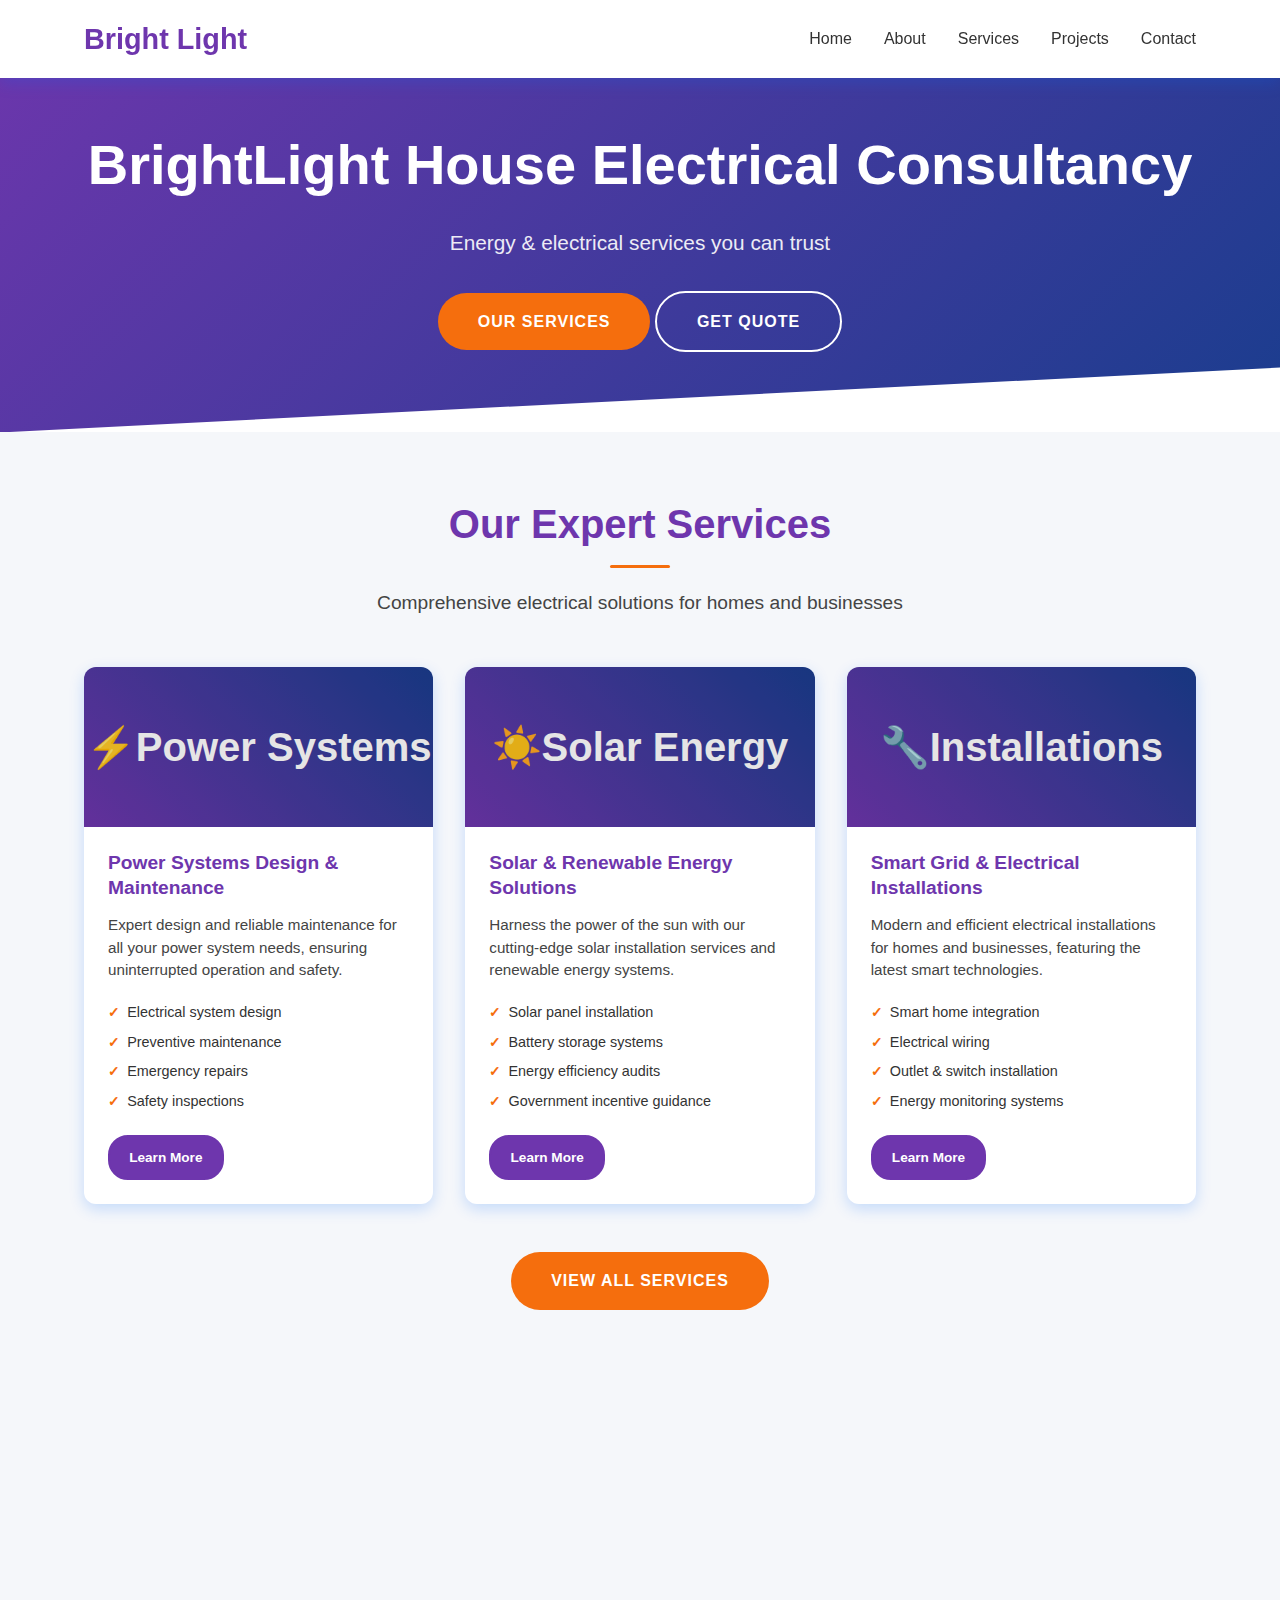
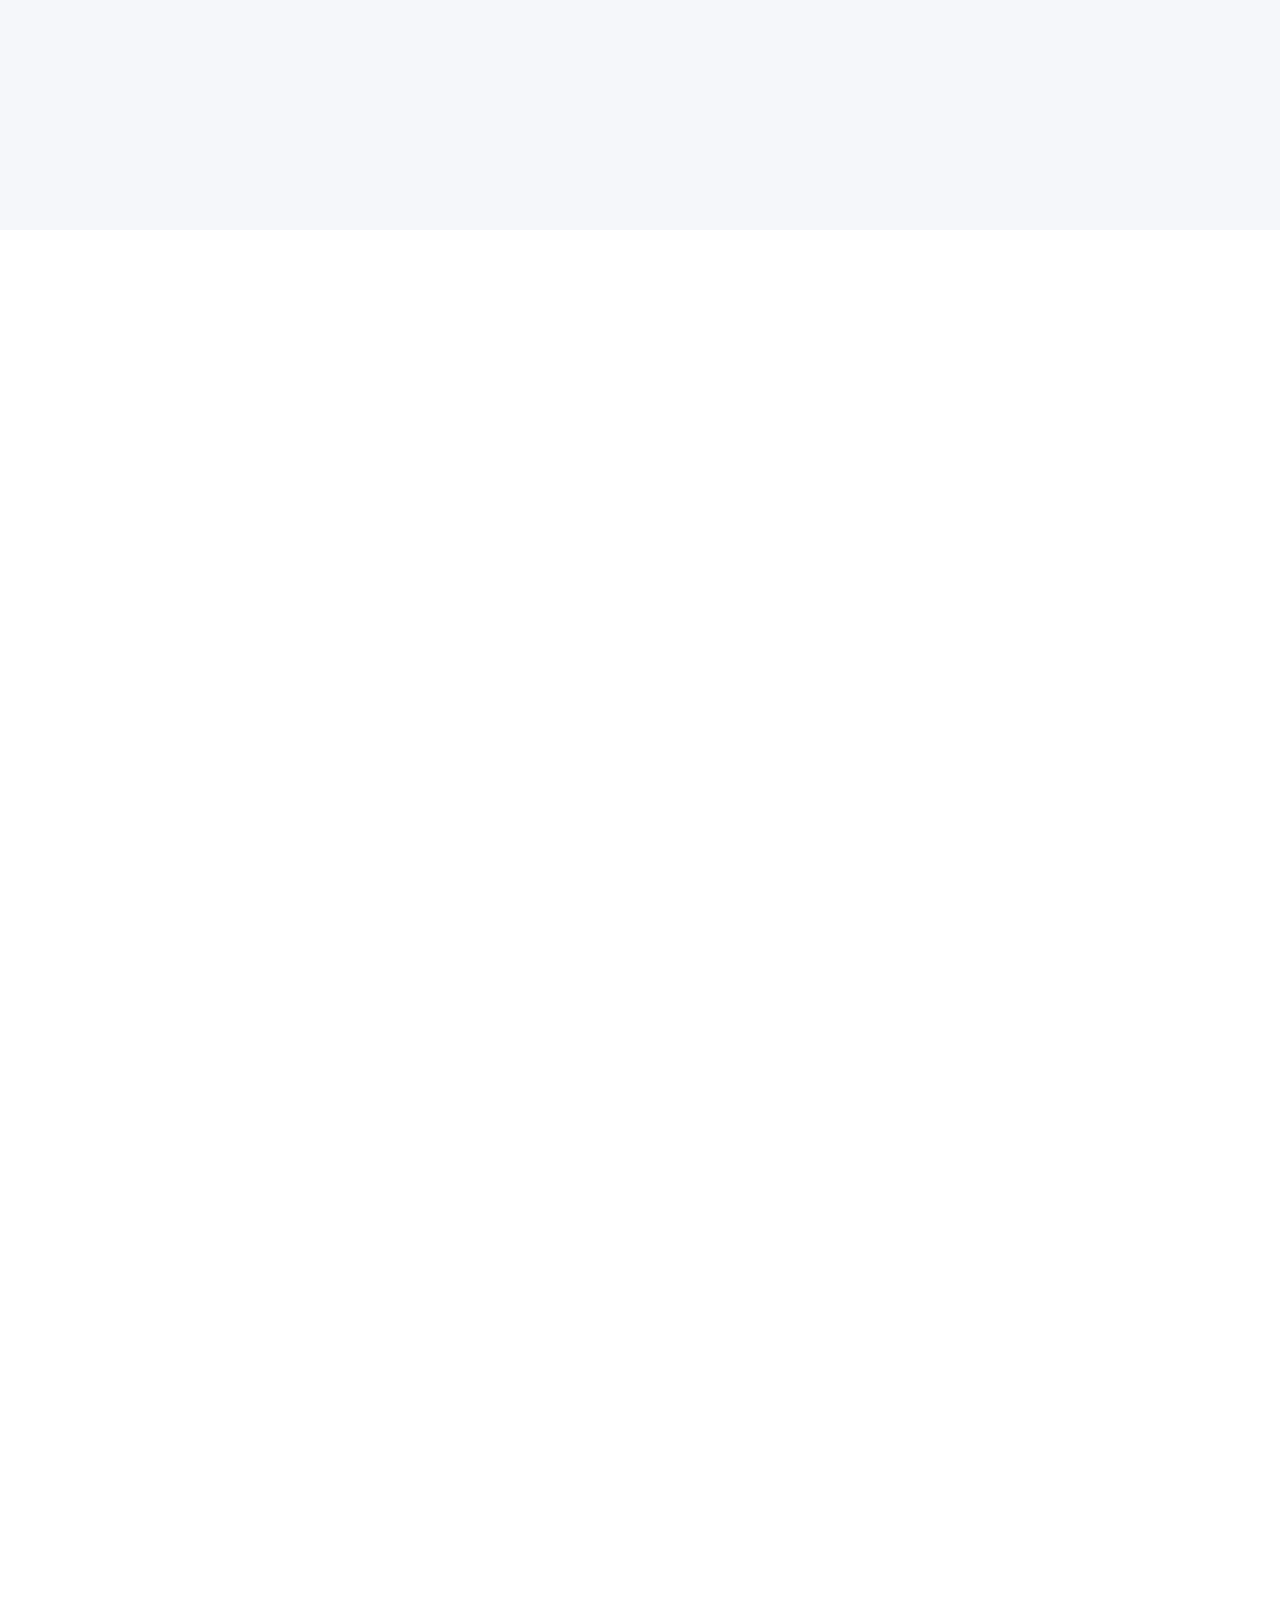
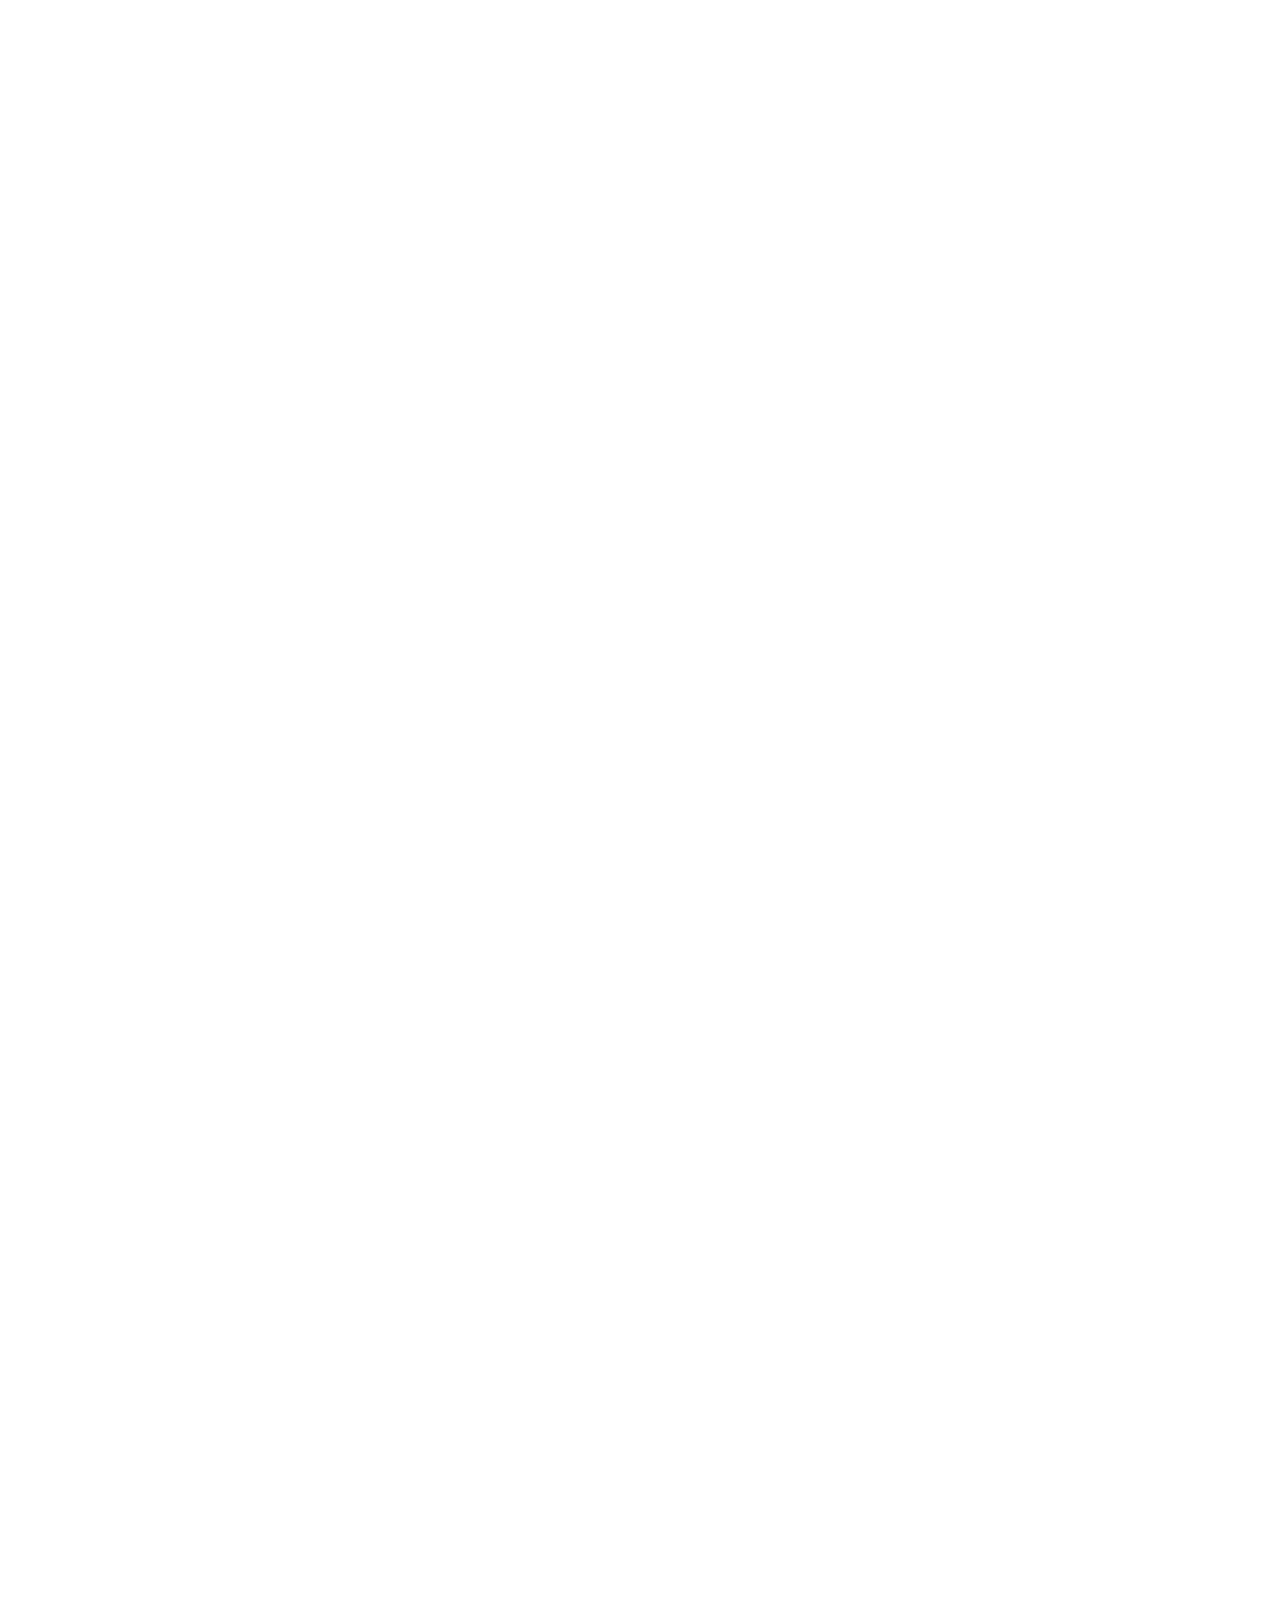
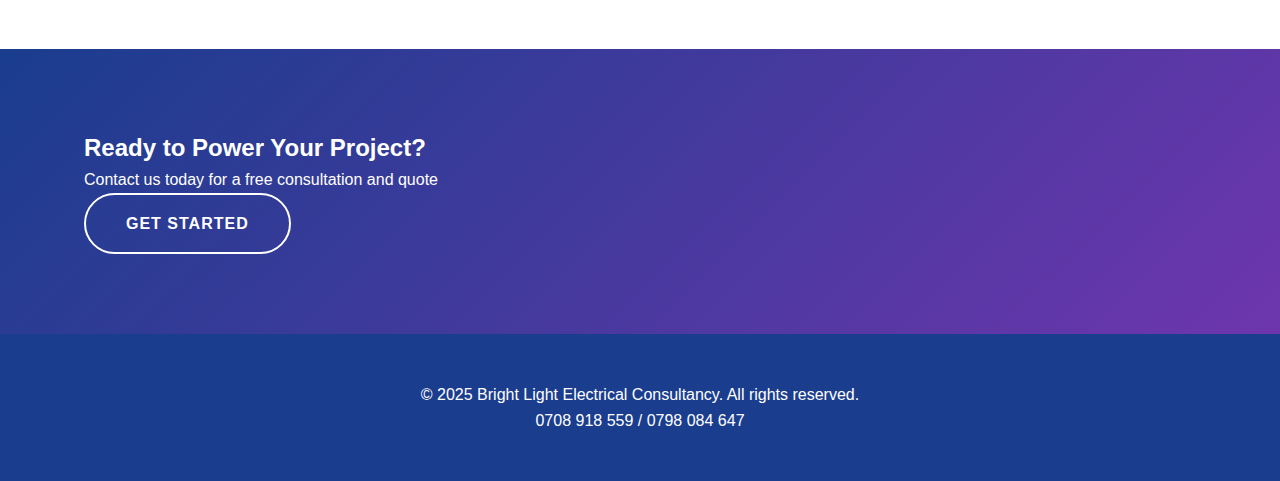
<file: index.html>
<!DOCTYPE html>
<html lang="en">
  <head>
    <meta charset="UTF-8" />
    <meta name="viewport" content="width=device-width, initial-scale=1.0" />
    <title>Bright Light - Electrical Consultancy</title>
    <link rel="stylesheet" href="styles.css" />
  </head>
  <body>
    <!-- Navigation -->
    <nav class="navbar">
      <div class="container nav-container">
        <a href="index.html" class="logo">Bright Light</a>

        <!-- Hamburger Menu -->
        <div class="hamburger">
          <span></span>
          <span></span>
          <span></span>
        </div>

        <ul class="nav-menu">
          <li><a href="index.html">Home</a></li>
          <li><a href="about.html">About</a></li>
          <li><a href="services.html">Services</a></li>
          <li><a href="projects.html">Projects</a></li>
          <li><a href="contact.html">Contact</a></li>
        </ul>
      </div>
    </nav>

    <!-- Hero Section -->
    <section class="hero">
      <div class="container hero-content">
        <h1>BrightLight House Electrical Consultancy</h1>
        <p>Energy & electrical services you can trust</p>
        <div class="hero-buttons">
          <a href="#services" class="btn btn-primary">Our Services</a>
          <a href="contact.html" class="btn btn-outline">Get Quote</a>
        </div>
      </div>
    </section>

    <!-- Services Preview -->
    <!-- Design 1 -->
    <!-- Enhanced Services Section -->
    <section id="services" class="services">
      <div class="container">
        <h2>Our Expert Services</h2>
        <p
          style="
            text-align: center;
            margin-bottom: 3rem;
            font-size: 1.2rem;
            color: var(--text);
          "
        >
          Comprehensive electrical solutions for homes and businesses
        </p>

        <div class="services-grid">
          <!-- Service 1 -->
          <div class="service-card fade-in">
            <div class="service-image">
              ⚡
              <h4>Power Systems</h4>
            </div>
            <div class="service-content">
              <h3>Power Systems Design & Maintenance</h3>
              <p>
                Expert design and reliable maintenance for all your power system
                needs, ensuring uninterrupted operation and safety.
              </p>
              <ul class="service-features">
                <li>Electrical system design</li>
                <li>Preventive maintenance</li>
                <li>Emergency repairs</li>
                <li>Safety inspections</li>
              </ul>
              <a href="services.html" class="service-cta">Learn More</a>
            </div>
          </div>

          <!-- Service 2 -->
          <div class="service-card fade-in">
            <div class="service-image">
              ☀️
              <h4>Solar Energy</h4>
            </div>
            <div class="service-content">
              <h3>Solar & Renewable Energy Solutions</h3>
              <p>
                Harness the power of the sun with our cutting-edge solar
                installation services and renewable energy systems.
              </p>
              <ul class="service-features">
                <li>Solar panel installation</li>
                <li>Battery storage systems</li>
                <li>Energy efficiency audits</li>
                <li>Government incentive guidance</li>
              </ul>
              <a href="services.html" class="service-cta">Learn More</a>
            </div>
          </div>

          <!-- Service 3 -->
          <div class="service-card fade-in">
            <div class="service-image">
              🔧
              <h4>Installations</h4>
            </div>
            <div class="service-content">
              <h3>Smart Grid & Electrical Installations</h3>
              <p>
                Modern and efficient electrical installations for homes and
                businesses, featuring the latest smart technologies.
              </p>
              <ul class="service-features">
                <li>Smart home integration</li>
                <li>Electrical wiring</li>
                <li>Outlet & switch installation</li>
                <li>Energy monitoring systems</li>
              </ul>
              <a href="services.html" class="service-cta">Learn More</a>
            </div>
          </div>
        </div>

        <div style="text-align: center; margin-top: 3rem">
          <a href="services.html" class="btn btn-primary">View All Services</a>
        </div>
      </div>
    </section>
    <!-- Design 2 -->
    <!--
    <!-- Compact Services Section --
    <section id="services" class="services">
      <div class="container">
        <h2>Our Expert Services</h2>
        <p
          style="
            text-align: center;
            margin-bottom: 2rem;
            font-size: 1.1rem;
            color: var(--text);
          "
        >
          Professional electrical solutions for homes and businesses
        </p>

        <div class="services-grid">
          <!-- Service 1 --
          <div class="service-card fade-in">
            <div class="service-image">⚡</div>
            <div class="service-content">
              <h3>Power Systems Design & Maintenance</h3>
              <p>
                Reliable power system design and maintenance for uninterrupted
                operation and safety.
              </p>
              <ul class="service-features">
                <li>System design</li>
                <li>Preventive maintenance</li>
                <li>Emergency repairs</li>
              </ul>
              <a href="services.html" class="service-cta">Learn More</a>
            </div>
          </div>

          <!-- Service 2 
          <div class="service-card fade-in">
            <div class="service-image">☀️</div>
            <div class="service-content">
              <h3>Solar & Renewable Energy</h3>
              <p>
                Cutting-edge solar installation and renewable energy systems for
                sustainable power.
              </p>
              <ul class="service-features">
                <li>Solar panel installation</li>
                <li>Battery storage</li>
                <li>Energy audits</li>
              </ul>
              <a href="services.html" class="service-cta">Learn More</a>
            </div>
          </div>

          <!-- Service 3 
          <div class="service-card fade-in">
            <div class="service-image">🔧</div>
            <div class="service-content">
              <h3>Electrical Installations</h3>
              <p>
                Modern electrical installations featuring the latest smart
                technologies and solutions.
              </p>
              <ul class="service-features">
                <li>Smart home integration</li>
                <li>Electrical wiring</li>
                <li>Energy monitoring</li>
              </ul>
              <a href="services.html" class="service-cta">Learn More</a>
            </div>
          </div>
        </div>

        <div style="text-align: center; margin-top: 2.5rem">
          <a href="services.html" class="btn btn-primary">View All Services</a>
        </div>
      </div>
    </section> -->

    <!-- About Preview -->
    <section class="about">
      <div class="container about-content">
        <div class="fade-in">
          <h2>Why Choose Bright Light?</h2>
          <p>
            We bring expertise, innovation, and reliability to every project.
            Our certified professionals ensure your electrical systems are safe,
            efficient, and future-proof.
          </p>
          <a href="about.html" class="btn btn-primary">Learn More</a>
        </div>
        <div class="fade-in">
          <!-- Placeholder for about image -->
          <div
            style="
              background: url('images/WhatsApp Image 2025-05-26 at 17.06.15.jpeg')
                center/cover no-repeat;
              height: 300px;
              border-radius: 15px;
              display: flex;
              align-items: center;
              justify-content: center;
              color: white;
            "
          ></div>
        </div>
      </div>
    </section>

    <!-- Projects CTA - richer layout placed above contact -->
    <section class="projects-cta fade-in">
      <div class="container projects-cta-grid">
        <div class="projects-cta-text">
          <h2>Explore Our Recent Work</h2>
          <p>
            Browse a selection of installations and solutions we've completed
            for homes and businesses — from solar setups to lighting and
            security systems. See how we solve real-world electrical challenges.
          </p>
          <div class="projects-preview" aria-hidden="false">
            <a href="projects.html" class="preview-tile" tabindex="0">
              <img
                src="images/WhatsApp Image 2025-05-26 at 17.06.15 (1).jpeg"
                alt="Project preview 1"
              />
            </a>
            <a href="projects.html" class="preview-tile" tabindex="0">
              <img
                src="images/WhatsApp Image 2025-05-26 at 17.06.15.jpeg"
                alt="Project preview 2"
              />
            </a>
            <a href="projects.html" class="preview-tile" tabindex="0">
              <img
                src="images/WhatsApp Image 2025-05-26 at 17.06.19.jpeg"
                alt="Project preview 3"
              />
            </a>
          </div>
          <div class="projects-cta-actions">
            <a href="projects.html" class="btn btn-primary">View Projects</a>
            <!-- <a href="contact.html" class="btn btn-outline">Get a Quote</a> -->
          </div>
        </div>

        <!-- preview removed to keep CTA focused and centered -->
      </div>
    </section>
    <section class="contact">
      <div class="container">
        <h2>Ready to Power Your Project?</h2>
        <p>Contact us today for a free consultation and quote</p>
        <a href="contact.html" class="btn btn-outline">Get Started</a>
      </div>
    </section>

    <!-- Footer -->
    <footer class="footer">
      <div class="container">
        <p>
          &copy; 2025 Bright Light Electrical Consultancy. All rights reserved.
        </p>
        <p>0708 918 559 / 0798 084 647</p>
      </div>
    </footer>

    <script src="script.js"></script>
  </body>
</html>
</file>
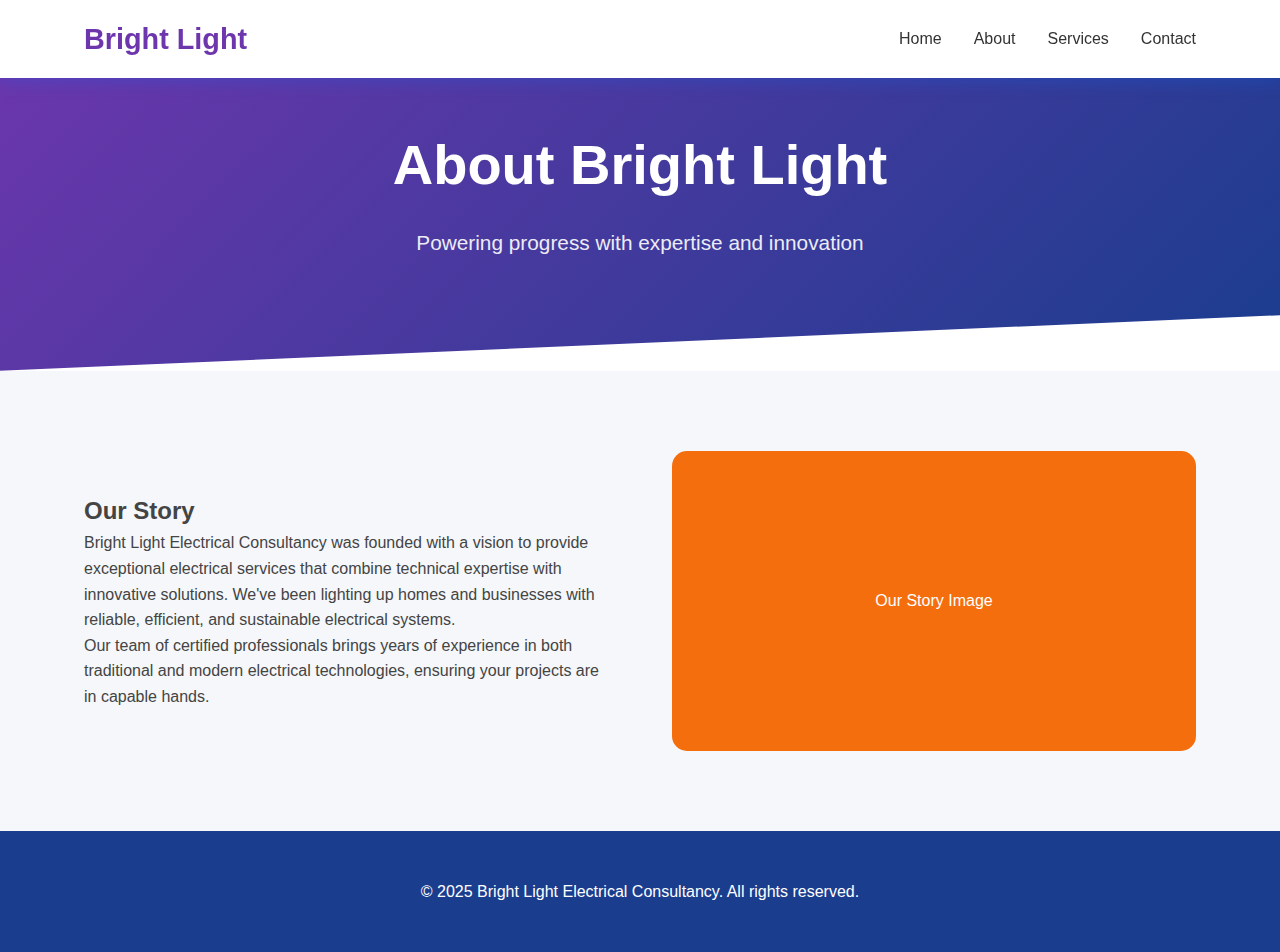
<file: about.html>
<!DOCTYPE html>
<html lang="en">
  <head>
    <meta charset="UTF-8" />
    <meta name="viewport" content="width=device-width, initial-scale=1.0" />
    <title>About Us - Bright Light</title>
    <link rel="stylesheet" href="styles.css" />
  </head>
  <body>
    <nav class="navbar">
      <div class="container nav-container">
        <a href="index.html" class="logo">Bright Light</a>

        <!-- Hamburger Menu -->
        <div class="hamburger">
          <span></span>
          <span></span>
          <span></span>
        </div>

        <ul class="nav-menu">
          <li><a href="index.html">Home</a></li>
          <li><a href="about.html">About</a></li>
          <li><a href="services.html">Services</a></li>
          <li><a href="contact.html">Contact</a></li>
        </ul>
      </div>
    </nav>

    <section class="hero">
      <div class="container hero-content">
        <h1>About Bright Light</h1>
        <p>Powering progress with expertise and innovation</p>
      </div>
    </section>

    <section class="about">
      <div class="container">
        <div class="about-content">
          <div class="fade-in">
            <h2>Our Story</h2>
            <p>
              Bright Light Electrical Consultancy was founded with a vision to
              provide exceptional electrical services that combine technical
              expertise with innovative solutions. We've been lighting up homes
              and businesses with reliable, efficient, and sustainable
              electrical systems.
            </p>
            <p>
              Our team of certified professionals brings years of experience in
              both traditional and modern electrical technologies, ensuring your
              projects are in capable hands.
            </p>
          </div>
          <div class="fade-in">
            <!-- Placeholder for story image -->
            <div
              style="
                background: var(--secondary);
                height: 300px;
                border-radius: 15px;
                display: flex;
                align-items: center;
                justify-content: center;
                color: white;
              "
            >
              Our Story Image
            </div>
          </div>
        </div>
      </div>
    </section>

    <footer class="footer">
      <div class="container">
        <p>
          &copy; 2025 Bright Light Electrical Consultancy. All rights reserved.
        </p>
      </div>
    </footer>

    <script src="script.js"></script>
  </body>
</html>
</file>
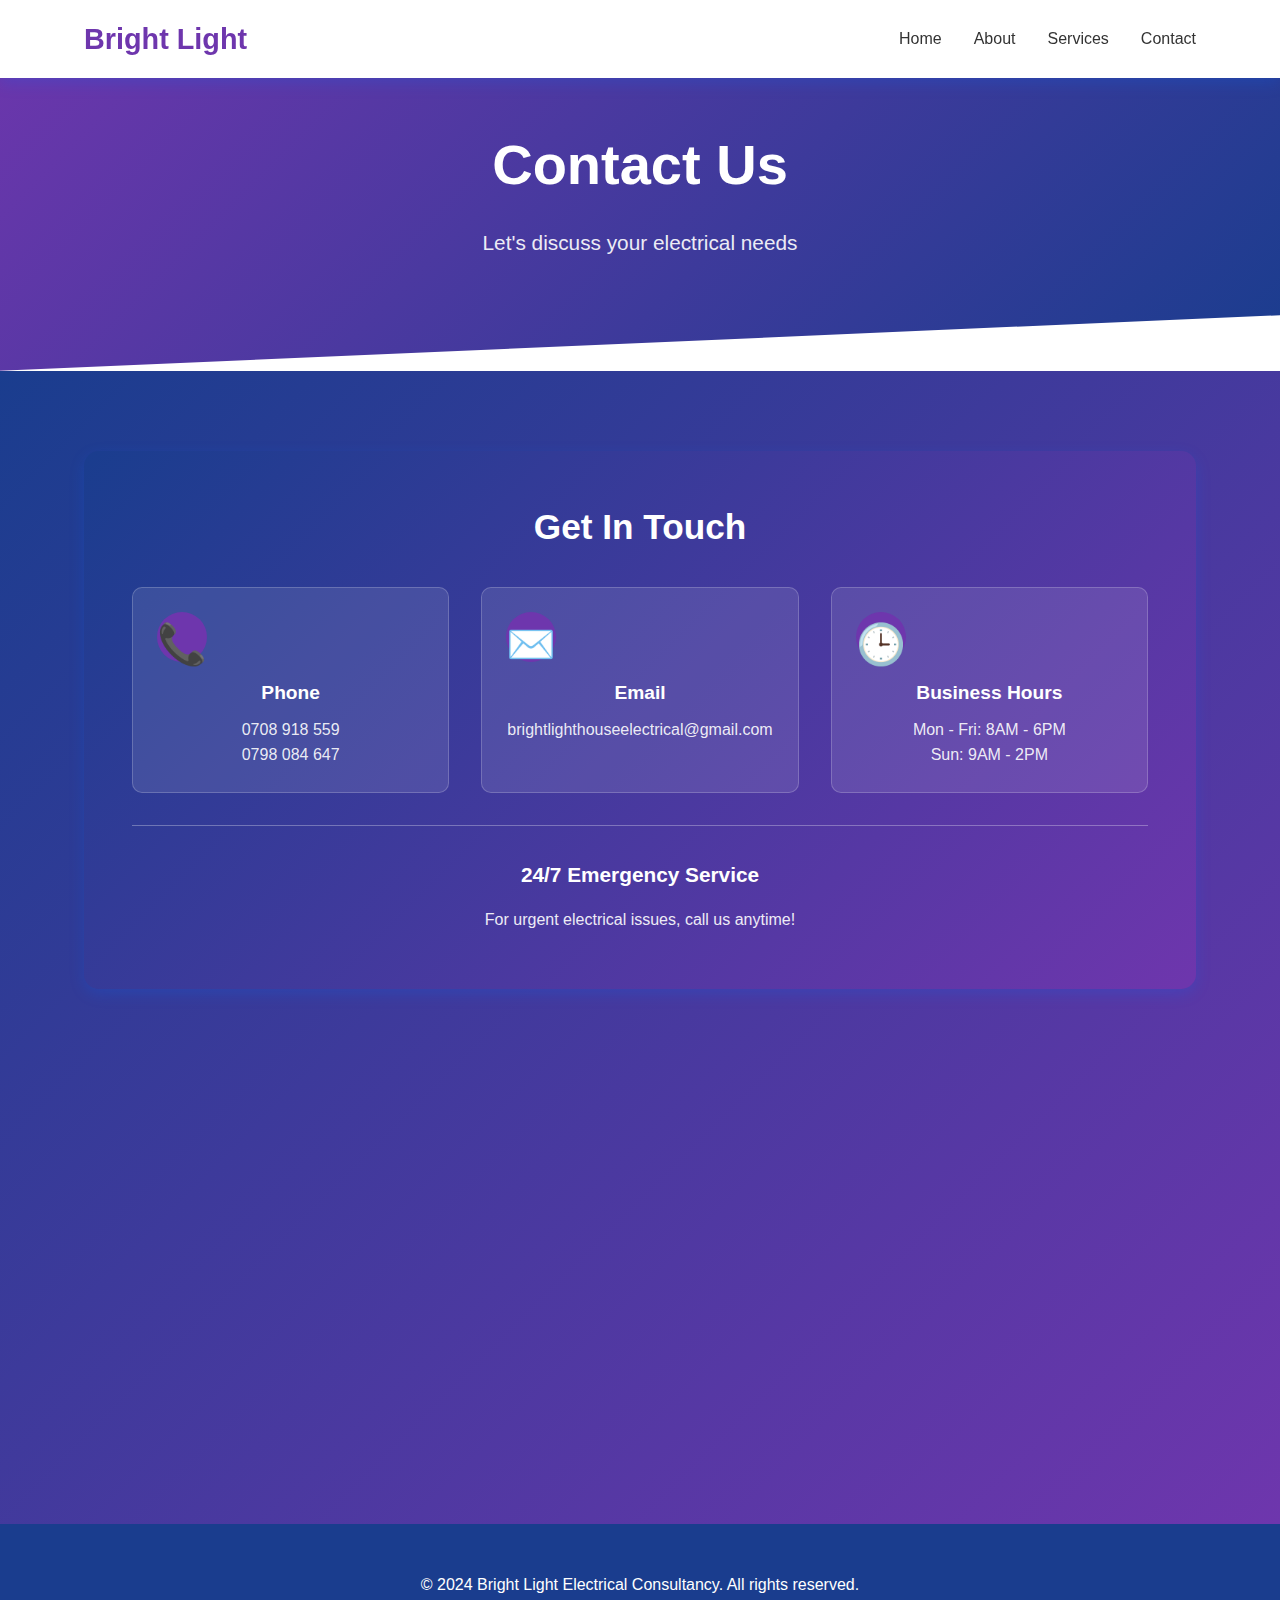
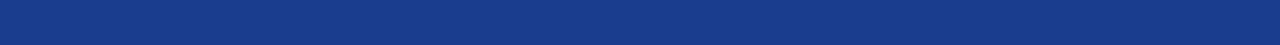
<file: contact.html>
<!DOCTYPE html>
<html lang="en">
  <head>
    <meta charset="UTF-8" />
    <meta name="viewport" content="width=device-width, initial-scale=1.0" />
    <title>Contact Us - Bright Light</title>
    <link rel="stylesheet" href="styles.css" />
  </head>
  <body>
    <nav class="navbar">
      <div class="container nav-container">
        <a href="index.html" class="logo">Bright Light</a>

        <!-- Hamburger Menu -->
        <div class="hamburger">
          <span></span>
          <span></span>
          <span></span>
        </div>

        <ul class="nav-menu">
          <li><a href="index.html">Home</a></li>
          <li><a href="about.html">About</a></li>
          <li><a href="services.html">Services</a></li>
          <li><a href="contact.html">Contact</a></li>
        </ul>
      </div>
    </nav>

    <section class="hero">
      <div class="container hero-content">
        <h1>Contact Us</h1>
        <p>Let's discuss your electrical needs</p>
      </div>
    </section>

    <section class="contact">
      <div class="container">
        <!-- Enhanced Contact Info -->
        <div class="contact-info fade-in">
          <h2>Get In Touch</h2>

          <div class="contact-details">
            <div class="contact-item">
              <span class="contact-icon">📞</span>
              <h4>Phone</h4>
              <p><a href="tel:0708918559">0708 918 559</a></p>
              <p><a href="tel:0798084647">0798 084 647</a></p>
            </div>

            <div class="contact-item">
              <span class="contact-icon">✉️</span>
              <h4>Email</h4>
              <p>
                <a href="mailto:brightlighthouseelectrical@gmail.com"
                  >brightlighthouseelectrical@gmail.com</a
                >
              </p>
            </div>

            <div class="contact-item">
              <span class="contact-icon">🕒</span>
              <h4>Business Hours</h4>
              <p>Mon - Fri: 8AM - 6PM</p>
              <p>Sun: 9AM - 2PM</p>
            </div>
          </div>

          <div class="business-hours">
            <h4>24/7 Emergency Service</h4>
            <p>For urgent electrical issues, call us anytime!</p>
          </div>
        </div>

        <form
          id="contactForm"
          class="contact-form fade-in"
          action="https://script.google.com/macros/s/AKfycbymLW3-uH_sxmzk1_BPLNq5Py9cP4UL67--EaH3DZ-MN7VDrRDTJm1kO8105E0swwBQ/exec"
          method="POST"
          data-redirect-delay="9000"
          data-message-dismiss="9000"
        >
          <div class="form-group">
            <input type="text" name="name" placeholder="Your Name" required />
          </div>
          <div class="form-group">
            <input
              type="email"
              name="email"
              placeholder="Your Email"
              required
            />
          </div>
          <div class="form-group">
            <input type="tel" name="phone" placeholder="Your Phone" />
          </div>
          <div class="form-group">
            <textarea
              name="message"
              placeholder="Your Message"
              rows="5"
              required
            ></textarea>
          </div>
          <button type="submit" class="btn btn-primary" id="submitBtn">
            Send Message
          </button>
        </form>
      </div>
    </section>

    <footer class="footer">
      <div class="container">
        <p>
          &copy; 2024 Bright Light Electrical Consultancy. All rights reserved.
        </p>
      </div>
    </footer>

    <script src="script.js"></script>
  </body>
</html>
</file>
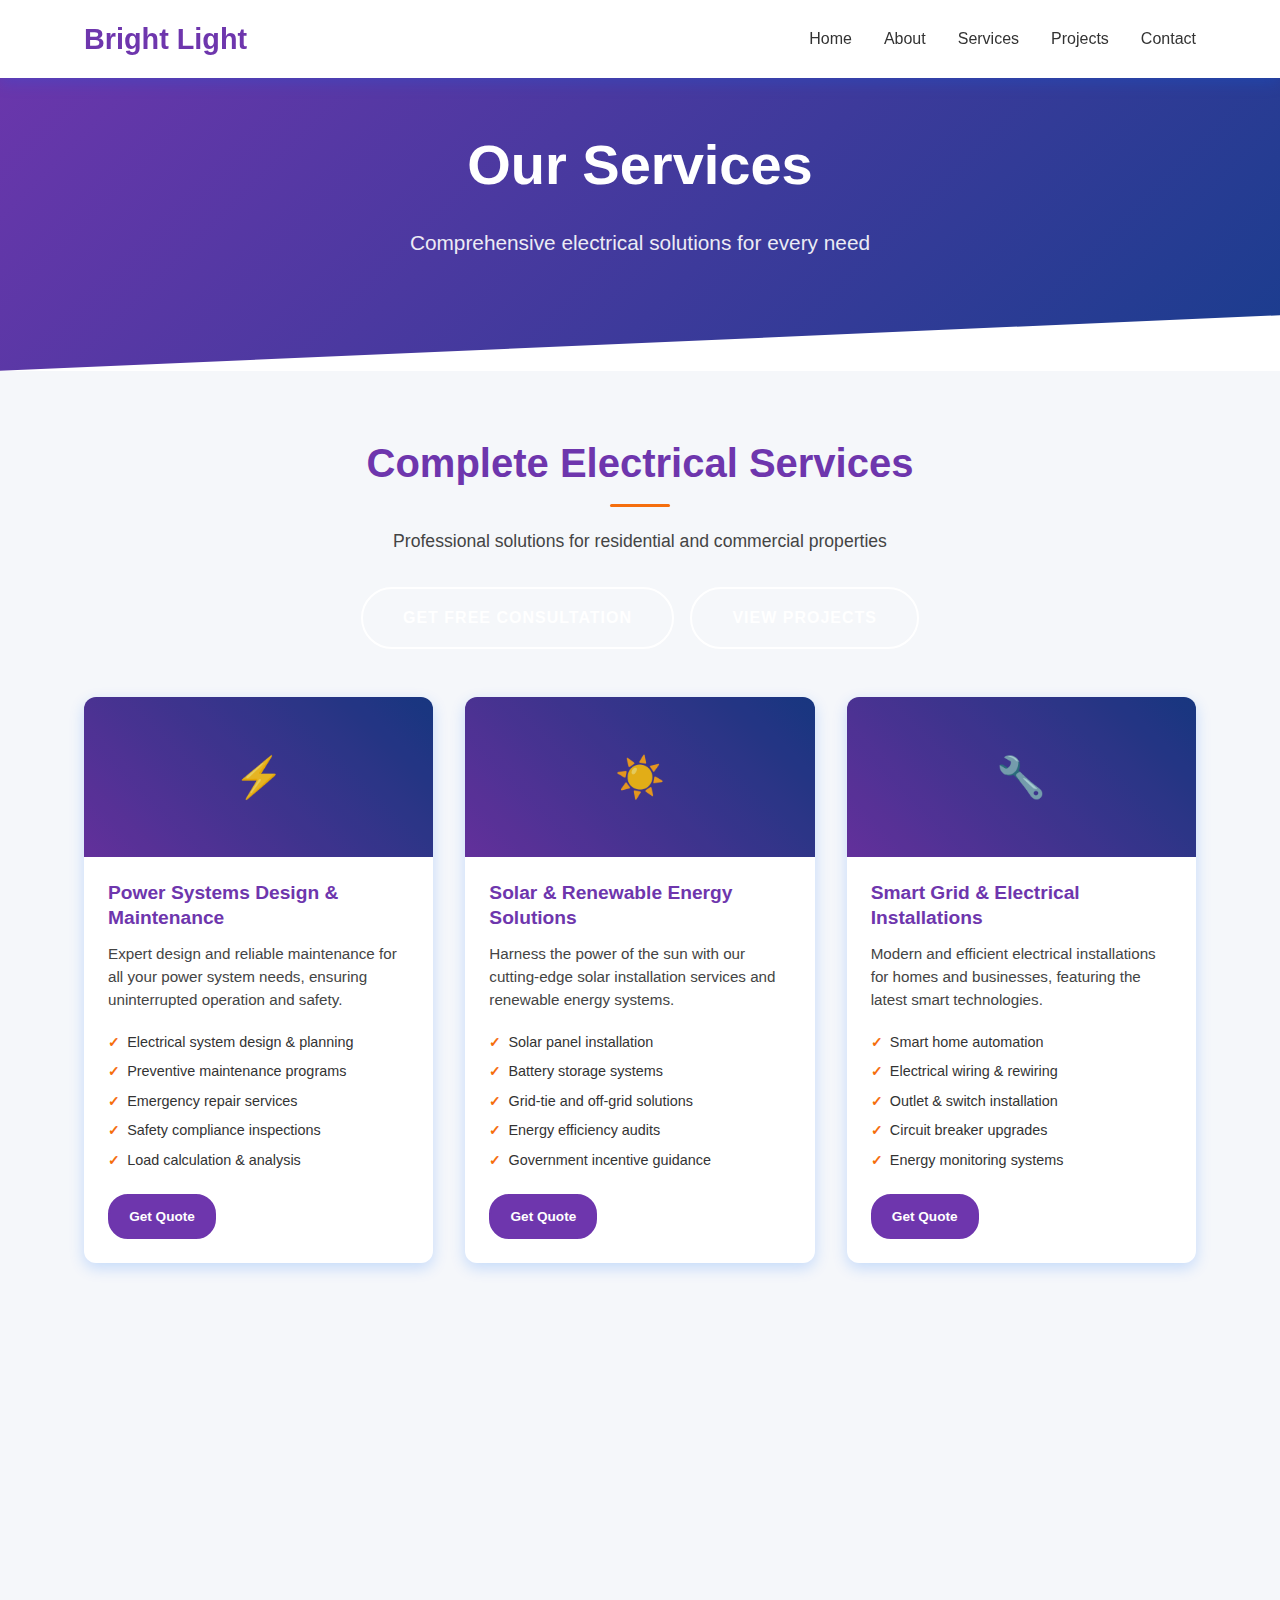
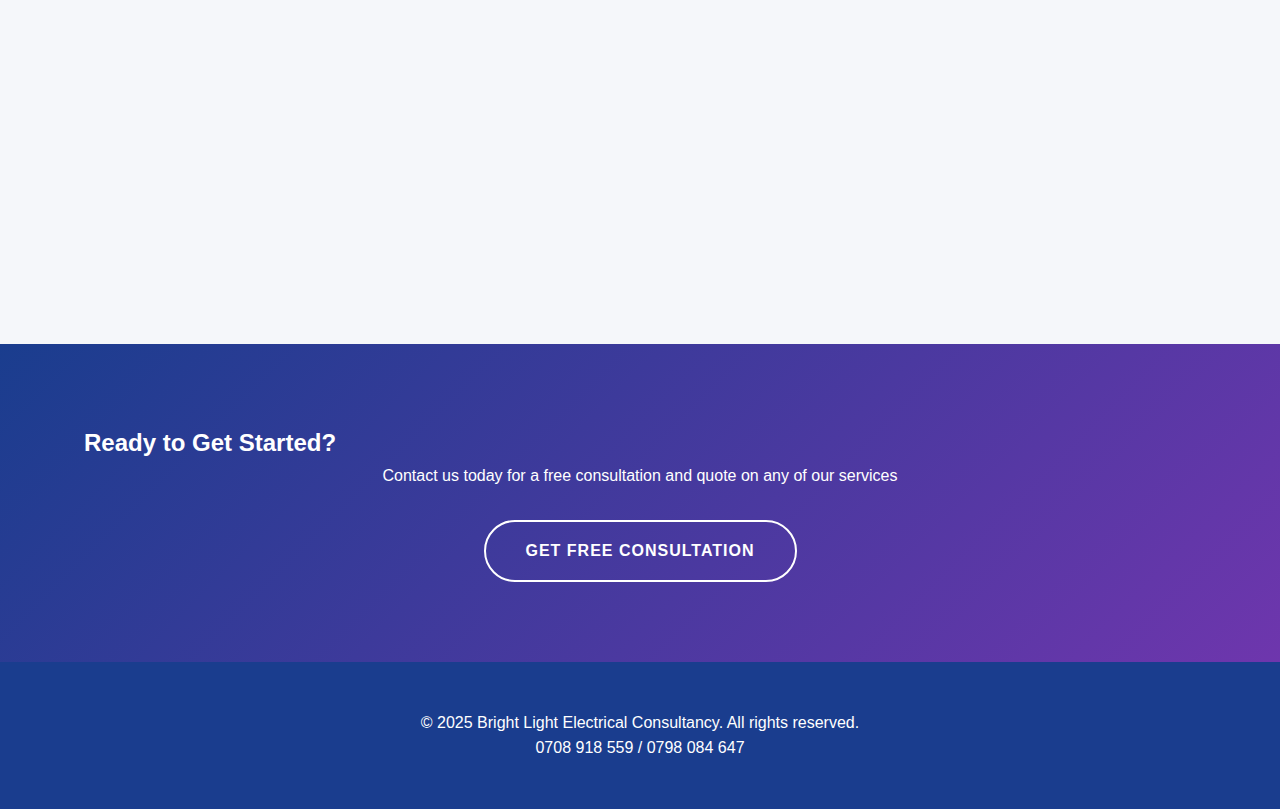
<file: services.html>
<!DOCTYPE html>
<html lang="en">
  <head>
    <meta charset="UTF-8" />
    <meta name="viewport" content="width=device-width, initial-scale=1.0" />
    <title>Our Services - Bright Light</title>
    <link rel="stylesheet" href="styles.css" />
  </head>
  <body>
    <nav class="navbar">
      <div class="container nav-container">
        <a href="index.html" class="logo">Bright Light</a>

        <!-- Hamburger Menu -->
        <div class="hamburger">
          <span></span>
          <span></span>
          <span></span>
        </div>

        <ul class="nav-menu">
          <li><a href="index.html">Home</a></li>
          <li><a href="about.html">About</a></li>
          <li><a href="services.html">Services</a></li>
          <li><a href="projects.html">Projects</a></li>
          <li><a href="contact.html">Contact</a></li>
        </ul>
      </div>
    </nav>

    <section class="hero">
      <div class="container hero-content">
        <h1>Our Services</h1>
        <p>Comprehensive electrical solutions for every need</p>
      </div>
    </section>

    <section class="services">
      <div class="container">
        <h2>Complete Electrical Services</h2>
        <p
          style="
            text-align: center;
            margin-bottom: 2rem;
            font-size: 1.1rem;
            color: var(--text);
          "
        >
          Professional solutions for residential and commercial properties
        </p>

        <div style="text-align: center; margin-bottom: 1.25rem">
          <a href="contact.html" class="btn btn-outline"
            >Get Free Consultation</a
          >
          <a
            href="projects.html"
            class="btn btn-outline"
            style="margin-left: 0.75rem"
            >View Projects</a
          >
        </div>

        <div class="services-grid">
          <!-- Service 1 -->
          <div class="service-card fade-in">
            <div class="service-image">⚡</div>
            <div class="service-content">
              <h3>Power Systems Design & Maintenance</h3>
              <p>
                Expert design and reliable maintenance for all your power system
                needs, ensuring uninterrupted operation and safety.
              </p>
              <ul class="service-features">
                <li>Electrical system design & planning</li>
                <li>Preventive maintenance programs</li>
                <li>Emergency repair services</li>
                <li>Safety compliance inspections</li>
                <li>Load calculation & analysis</li>
              </ul>
              <a href="contact.html" class="service-cta">Get Quote</a>
            </div>
          </div>

          <!-- Service 2 -->
          <div class="service-card fade-in">
            <div class="service-image">☀️</div>
            <div class="service-content">
              <h3>Solar & Renewable Energy Solutions</h3>
              <p>
                Harness the power of the sun with our cutting-edge solar
                installation services and renewable energy systems.
              </p>
              <ul class="service-features">
                <li>Solar panel installation</li>
                <li>Battery storage systems</li>
                <li>Grid-tie and off-grid solutions</li>
                <li>Energy efficiency audits</li>
                <li>Government incentive guidance</li>
              </ul>
              <a href="contact.html" class="service-cta">Get Quote</a>
            </div>
          </div>

          <!-- Service 3 -->
          <div class="service-card fade-in">
            <div class="service-image">🔧</div>
            <div class="service-content">
              <h3>Smart Grid & Electrical Installations</h3>
              <p>
                Modern and efficient electrical installations for homes and
                businesses, featuring the latest smart technologies.
              </p>
              <ul class="service-features">
                <li>Smart home automation</li>
                <li>Electrical wiring & rewiring</li>
                <li>Outlet & switch installation</li>
                <li>Circuit breaker upgrades</li>
                <li>Energy monitoring systems</li>
              </ul>
              <a href="contact.html" class="service-cta">Get Quote</a>
            </div>
          </div>

          <!-- Service 4 -->
          <div class="service-card fade-in">
            <div class="service-image">📹</div>
            <div class="service-content">
              <h3>CCTV & Security Systems</h3>
              <p>
                Keep your property safe with our advanced security and CCTV
                solutions, tailored to your specific needs.
              </p>
              <ul class="service-features">
                <li>CCTV camera installation</li>
                <li>Access control systems</li>
                <li>Alarm system integration</li>
                <li>Remote monitoring setup</li>
                <li>Maintenance & support</li>
              </ul>
              <a href="contact.html" class="service-cta">Get Quote</a>
            </div>
          </div>

          <!-- Service 5 -->
          <div class="service-card fade-in">
            <div class="service-image">💡</div>
            <div class="service-content">
              <h3>Lighting & Energy Optimization</h3>
              <p>
                Reduce costs and improve efficiency with our comprehensive
                energy optimization strategies and lighting solutions.
              </p>
              <ul class="service-features">
                <li>LED lighting installation</li>
                <li>Energy consumption analysis</li>
                <li>Lighting design & layout</li>
                <li>Motion sensor systems</li>
                <li>Cost reduction strategies</li>
              </ul>
              <a href="contact.html" class="service-cta">Get Quote</a>
            </div>
          </div>

          <!-- Service 6 - Emergency Service -->
          <div class="service-card fade-in">
            <div class="service-image">🚨</div>
            <div class="service-content">
              <h3>24/7 Emergency Services</h3>
              <p>
                Immediate response for urgent electrical issues, available round
                the clock to ensure your safety and comfort.
              </p>
              <ul class="service-features">
                <li>24/7 emergency response</li>
                <li>Quick fault diagnosis</li>
                <li>Immediate repairs</li>
                <li>Safety hazard resolution</li>
                <li>Priority service scheduling</li>
              </ul>
              <a
                href="contact.html"
                class="service-cta"
                style="
                  background: var(--secondary);
                  border-color: var(--secondary);
                "
              >
                Emergency Call
              </a>
            </div>
          </div>
        </div>
      </div>
    </section>

    <!-- Call to Action Section -->
    <section
      class="contact"
      style="
        background: linear-gradient(
          135deg,
          var(--accent) 0%,
          var(--primary) 100%
        );
      "
    >
      <div class="container">
        <h2 style="color: var(--white)">Ready to Get Started?</h2>
        <p style="color: var(--white); text-align: center; margin-bottom: 2rem">
          Contact us today for a free consultation and quote on any of our
          services
        </p>
        <div style="text-align: center">
          <a href="contact.html" class="btn btn-outline"
            >Get Free Consultation</a
          >
        </div>
      </div>
    </section>

    <footer class="footer">
      <div class="container">
        <p>
          &copy; 2025 Bright Light Electrical Consultancy. All rights reserved.
        </p>
        <p>0708 918 559 / 0798 084 647</p>
      </div>
    </footer>

    <script src="script.js"></script>
  </body>
</html>
</file>
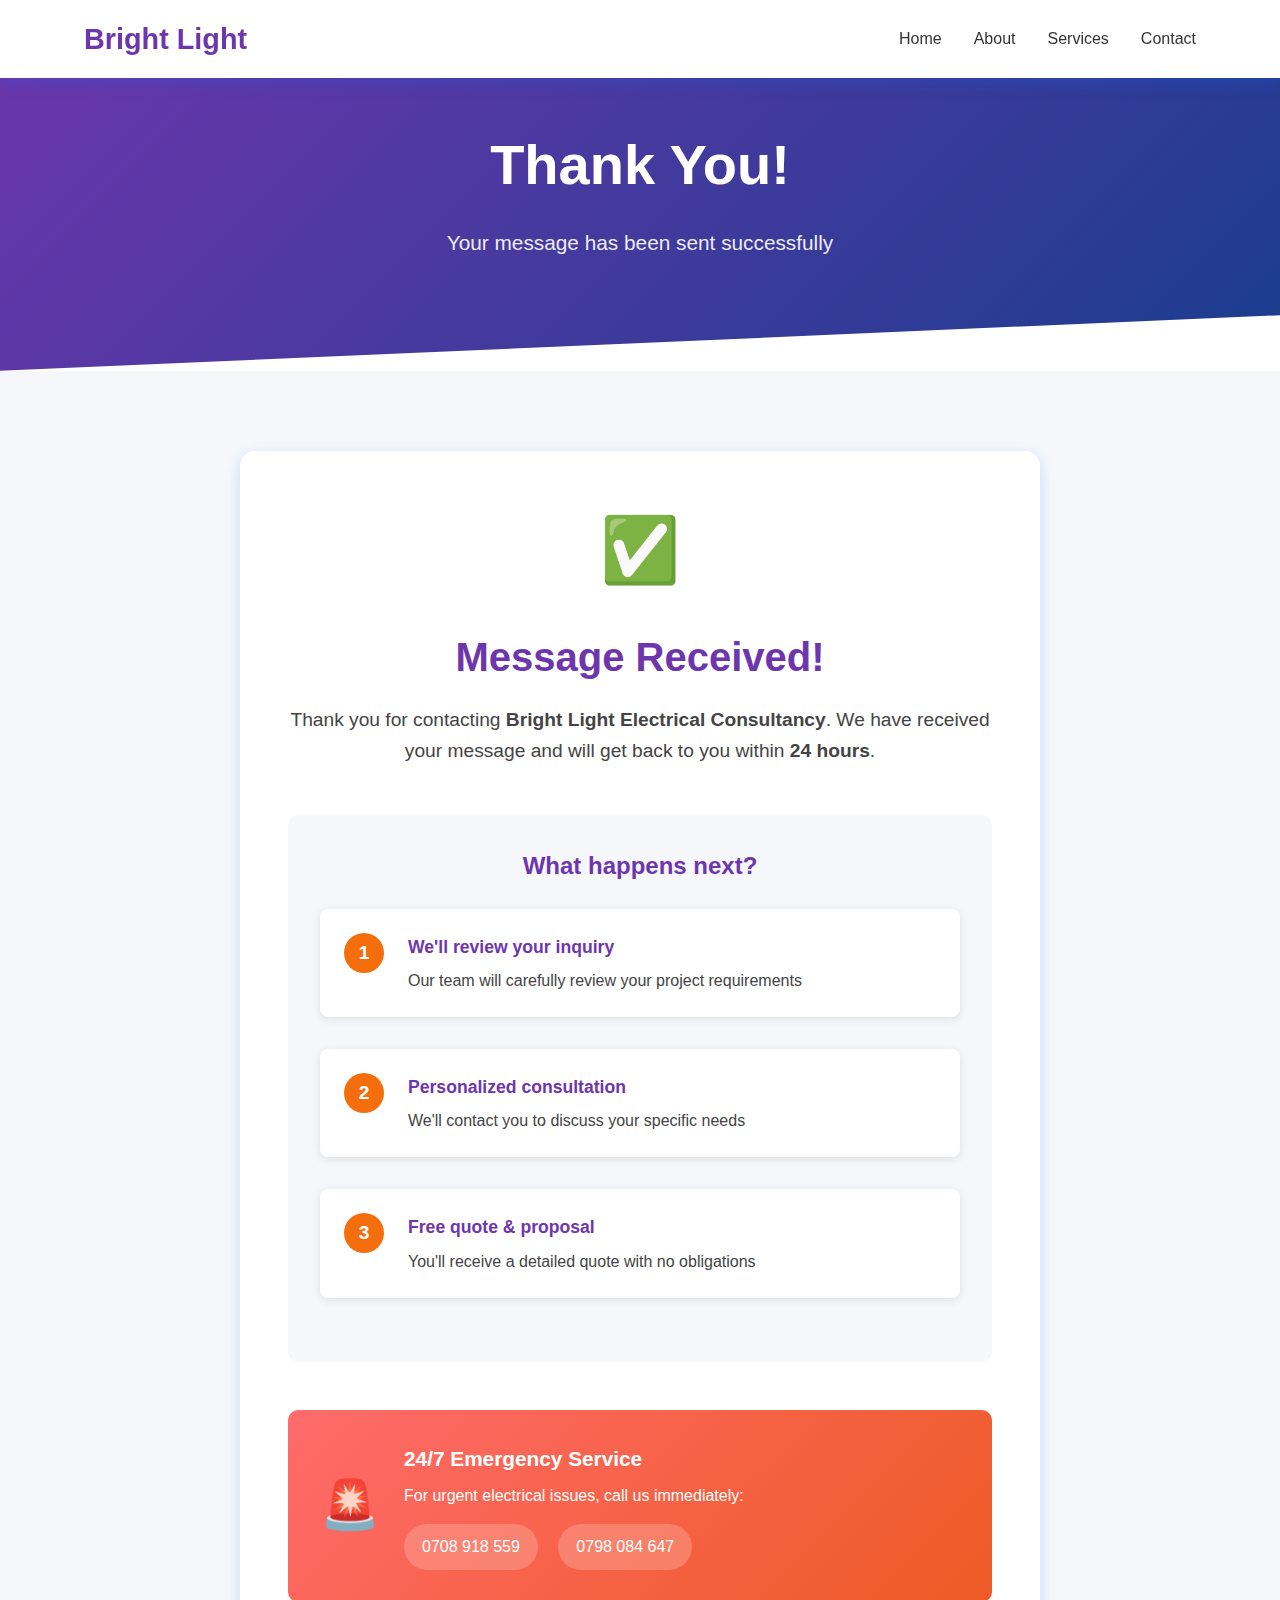
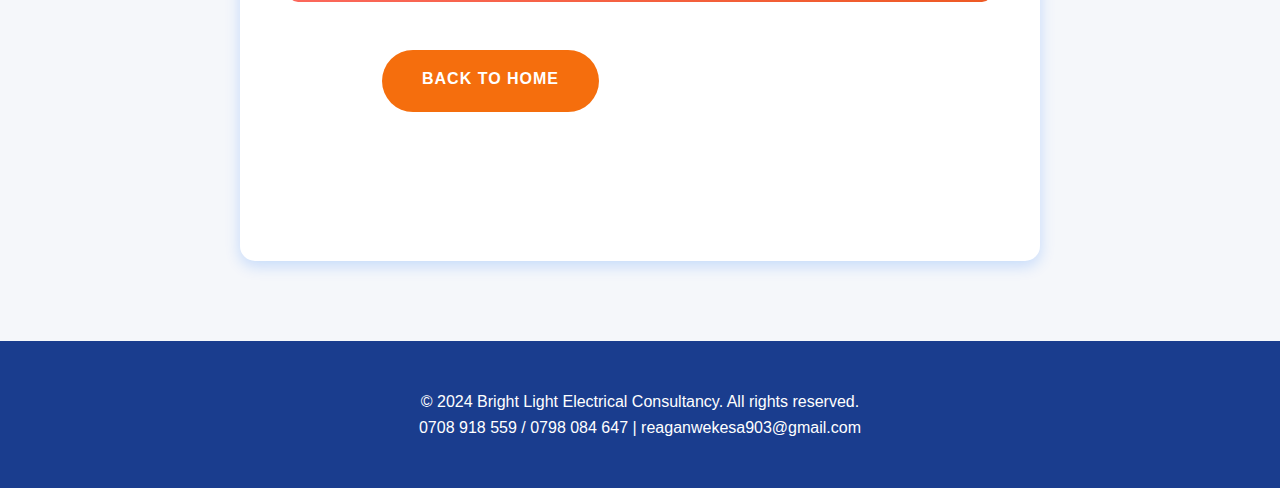
<file: thankyou.html>
<!DOCTYPE html>
<html lang="en">
<head>
    <meta charset="UTF-8">
    <meta name="viewport" content="width=device-width, initial-scale=1.0">
    <title>Thank You - Bright Light Electrical Consultancy</title>
    <link rel="stylesheet" href="styles.css">
</head>
<body>
    <nav class="navbar">
        <div class="container nav-container">
            <a href="index.html" class="logo">Bright Light</a>
            
            <!-- Hamburger Menu -->
            <div class="hamburger">
                <span></span>
                <span></span>
                <span></span>
            </div>
            
            <ul class="nav-menu">
                <li><a href="index.html">Home</a></li>
                <li><a href="about.html">About</a></li>
                <li><a href="services.html">Services</a></li>
                <li><a href="contact.html">Contact</a></li>
            </ul>
        </div>
    </nav>

    <section class="hero">
        <div class="container hero-content">
            <h1>Thank You!</h1>
            <p>Your message has been sent successfully</p>
        </div>
    </section>

    <section class="thank-you">
        <div class="container">
            <div class="thank-you-content fade-in">
                <div class="success-icon">✅</div>
                <h2>Message Received!</h2>
                <p class="thank-you-message">
                    Thank you for contacting <strong>Bright Light Electrical Consultancy</strong>. 
                    We have received your message and will get back to you within <strong>24 hours</strong>.
                </p>
                
                <div class="next-steps">
                    <h3>What happens next?</h3>
                    <ul class="steps-list">
                        <li>
                            <span class="step-number">1</span>
                            <div class="step-content">
                                <strong>We'll review your inquiry</strong>
                                <p>Our team will carefully review your project requirements</p>
                            </div>
                        </li>
                        <li>
                            <span class="step-number">2</span>
                            <div class="step-content">
                                <strong>Personalized consultation</strong>
                                <p>We'll contact you to discuss your specific needs</p>
                            </div>
                        </li>
                        <li>
                            <span class="step-number">3</span>
                            <div class="step-content">
                                <strong>Free quote & proposal</strong>
                                <p>You'll receive a detailed quote with no obligations</p>
                            </div>
                        </li>
                    </ul>
                </div>

                <div class="emergency-notice">
                    <div class="emergency-icon">🚨</div>
                    <div class="emergency-content">
                        <h4>24/7 Emergency Service</h4>
                        <p>For urgent electrical issues, call us immediately:</p>
                        <div class="emergency-contacts">
                            <a href="tel:0708918559" class="emergency-phone">0708 918 559</a>
                            <a href="tel:0798084647" class="emergency-phone">0798 084 647</a>
                        </div>
                    </div>
                </div>

                <div class="action-buttons">
                    <a href="index.html" class="btn btn-primary">Back to Home</a>
                    <a href="services.html" class="btn btn-outline">View Our Services</a>
                    <a href="contact.html" class="btn btn-outline">Send Another Message</a>
                </div>
            </div>
        </div>
    </section>

    <footer class="footer">
        <div class="container">
            <p>&copy; 2024 Bright Light Electrical Consultancy. All rights reserved.</p>
            <p>0708 918 559 / 0798 084 647 | reaganwekesa903@gmail.com</p>
        </div>
    </footer>

    <script src="script.js"></script>
</body>
</html>
</file>
<file: styles.css>
/* Modern CSS Reset and Base Styles */
:root {
  --primary: #6e36ad;
  --secondary: #f56e0d;
  --accent: #1a3d8e;
  --white: #ffffff;
  --light-gray: #f5f7fa;
  --dark-gray: #333333;
  --text: #444444;
  --shadow: 0 5px 15px rgba(0, 106, 255, 0.2);
  --transition: all 0.3s ease;
}

* {
  margin: 0;
  padding: 0;
  box-sizing: border-box;
}

body {
  font-family: "Segoe UI", Tahoma, Geneva, Verdana, sans-serif;
  line-height: 1.6;
  color: var(--text);
  background-color: var(--white);
  overflow-x: hidden;
}

.container {
  width: 90%;
  max-width: 1200px;
  margin: 0 auto;
  padding: 0 20px;
}

/* Modern Navigation */
.navbar {
  background: var(--white);
  box-shadow: var(--shadow);
  position: fixed;
  width: 100%;
  top: 0;
  z-index: 1000;
  padding: 1rem 0;
}

.nav-container {
  display: flex;
  justify-content: space-between;
  align-items: center;
}

.logo {
  font-size: 1.8rem;
  font-weight: bold;
  color: var(--primary);
  text-decoration: none;
}

.nav-menu {
  display: flex;
  list-style: none;
  gap: 2rem;
}

.nav-menu a {
  color: var(--dark-gray);
  text-decoration: none;
  font-weight: 500;
  transition: var(--transition);
  position: relative;
}

.nav-menu a:hover {
  color: var(--primary);
}

.nav-menu a::after {
  content: "";
  position: absolute;
  width: 0;
  height: 2px;
  bottom: -5px;
  left: 0;
  background-color: var(--primary);
  transition: var(--transition);
}

.nav-menu a:hover::after {
  width: 100%;
}

/* Hero Section with Modern Gradient */
.hero {
  background: linear-gradient(135deg, var(--primary) 0%, var(--accent) 100%);
  color: var(--white);
  padding: 120px 0 80px;
  text-align: center;
  clip-path: polygon(0 0, 100% 0, 100% 85%, 0 100%);
}

.hero-content h1 {
  font-size: 3.5rem;
  margin-bottom: 1rem;
  font-weight: 700;
}

.hero-content p {
  font-size: 1.3rem;
  margin-bottom: 2rem;
  opacity: 0.9;
}

/* Modern Buttons */
.btn {
  display: inline-block;
  padding: 1rem 2.5rem;
  border: none;
  border-radius: 50px;
  text-decoration: none;
  font-weight: 600;
  transition: var(--transition);
  cursor: pointer;
  text-transform: uppercase;
  letter-spacing: 1px;
}

.btn-primary {
  background: var(--secondary);
  color: var(--white);
}

.btn-primary:hover {
  background: #e55a00;
  transform: translateY(-2px);
  box-shadow: 0 10px 25px rgba(255, 107, 0, 0.3);
}

.btn-outline {
  background: transparent;
  color: var(--white);
  border: 2px solid var(--white);
}

.btn-outline:hover {
  background: var(--white);
  color: var(--primary);
  transform: translateY(-2px);
}

/* Services Grid
.services-grid {
  display: grid;
  grid-template-columns: repeat(auto-fit, minmax(300px, 1fr));
  gap: 2rem;
  margin: 4rem 0;
}

.service-card {
  background: var(--white);
  padding: 2.5rem;
  border-radius: 15px;
  box-shadow: var(--shadow);
  transition: var(--transition);
  text-align: center;
  border: 1px solid rgba(0, 106, 255, 0.1);
}

.service-card:hover {
  transform: translateY(-10px);
  box-shadow: 0 15px 35px rgba(0, 106, 255, 0.2);
}

.service-card h3 {
  color: var(--primary);
  margin-bottom: 1rem;
  font-size: 1.4rem;
}

.service-icon {
  font-size: 3rem;
  color: var(--secondary);
  margin-bottom: 1.5rem;
}

/* Compact Services Section */
.services {
  padding: 60px 0;
  background: var(--light-gray);
}

.services h2 {
  text-align: center;
  font-size: 2.5rem;
  margin-bottom: 2rem;
  color: var(--primary);
  position: relative;
}

.services h2::after {
  content: "";
  position: absolute;
  bottom: -12px;
  left: 50%;
  transform: translateX(-50%);
  width: 60px;
  height: 3px;
  background: var(--secondary);
  border-radius: 2px;
}

.services-grid {
  display: grid;
  grid-template-columns: repeat(auto-fit, minmax(300px, 1fr));
  gap: 2rem;
  margin: 3rem 0;
}

.service-card {
  background: var(--white);
  border-radius: 12px;
  overflow: hidden;
  box-shadow: var(--shadow);
  transition: var(--transition);
  position: relative;
  height: fit-content;
}

.service-card:hover {
  transform: translateY(-8px);
  box-shadow: 0 15px 30px rgba(0, 106, 255, 0.2);
}

.service-image {
  width: 100%;
  height: 160px;
  background: linear-gradient(45deg, var(--primary), var(--accent));
  display: flex;
  align-items: center;
  justify-content: center;
  color: var(--white);
  font-size: 2.5rem;
  position: relative;
  overflow: hidden;
}

.service-image::before {
  content: "";
  position: absolute;
  top: 0;
  left: 0;
  right: 0;
  bottom: 0;
  background: rgba(0, 0, 0, 0.1);
  transition: var(--transition);
}

.service-card:hover .service-image::before {
  background: rgba(0, 0, 0, 0.3);
}

.service-content {
  padding: 1.5rem;
}

.service-content h3 {
  color: var(--primary);
  margin-bottom: 0.8rem;
  font-size: 1.2rem;
  font-weight: 600;
  line-height: 1.3;
}

.service-content p {
  color: var(--text);
  line-height: 1.5;
  margin-bottom: 1rem;
  font-size: 0.95rem;
}

.service-features {
  list-style: none;
  margin-bottom: 1.2rem;
}

.service-features li {
  padding: 0.2rem 0;
  color: var(--dark-gray);
  position: relative;
  padding-left: 1.2rem;
  font-size: 0.9rem;
}

.service-features li::before {
  content: "✓";
  position: absolute;
  left: 0;
  color: var(--secondary);
  font-weight: bold;
  font-size: 0.9rem;
}

.service-cta {
  display: inline-block;
  padding: 0.6rem 1.2rem;
  background: var(--primary);
  color: var(--white);
  text-decoration: none;
  border-radius: 20px;
  font-weight: 600;
  font-size: 0.85rem;
  transition: var(--transition);
  border: 2px solid var(--primary);
}

.service-cta:hover {
  background: transparent;
  color: var(--primary);
  transform: translateY(-2px);
}

/* Service card hover effects */
.service-card::after {
  content: "";
  position: absolute;
  top: 0;
  left: 0;
  right: 0;
  height: 3px;
  background: var(--secondary);
  transform: scaleX(0);
  transition: transform 0.3s ease;
}

.service-card:hover::after {
  transform: scaleX(1);
}

/* Responsive design for services */
@media (max-width: 768px) {
  .services-grid {
    grid-template-columns: 1fr;
    gap: 1.5rem;
  }

  .service-image {
    height: 140px;
    font-size: 2rem;
  }

  .services h2 {
    font-size: 2rem;
  }

  .service-content {
    padding: 1.2rem;
  }
}

/* Animation for service cards */
.service-card {
  animation: fadeInUp 0.6s ease forwards;
}

.service-card:nth-child(1) {
  animation-delay: 0.1s;
}
.service-card:nth-child(2) {
  animation-delay: 0.2s;
}
.service-card:nth-child(3) {
  animation-delay: 0.3s;
}

/* About Section */
.about {
  padding: 80px 0;
  background: var(--light-gray);
}

.about-content {
  display: grid;
  grid-template-columns: 1fr 1fr;
  gap: 4rem;
  align-items: center;
}

/* Enhanced Services Section with Images */
/* .services {
  padding: 80px 0;
  background: var(--light-gray);
}

.services h2 {
  text-align: center;
  font-size: 2.8rem;
  margin-bottom: 3rem;
  color: var(--primary);
  position: relative;
}

.services h2::after {
  content: "";
  position: absolute;
  bottom: -15px;
  left: 50%;
  transform: translateX(-50%);
  width: 80px;
  height: 4px;
  background: var(--secondary);
  border-radius: 2px;
}

.services-grid {
  display: grid;
  grid-template-columns: repeat(auto-fit, minmax(350px, 1fr));
  gap: 2.5rem;
  margin: 4rem 0;
}

.service-card {
  background: var(--white);
  border-radius: 15px;
  overflow: hidden;
  box-shadow: var(--shadow);
  transition: var(--transition);
  position: relative;
}

.service-card:hover {
  transform: translateY(-10px) scale(1.02);
  box-shadow: 0 20px 40px rgba(0, 106, 255, 0.25);
}

.service-image {
  width: 100%;
  height: 220px;
  background: linear-gradient(45deg, var(--primary), var(--accent));
  display: flex;
  align-items: center;
  justify-content: center;
  color: var(--white);
  font-size: 3rem;
  position: relative;
  overflow: hidden;
}

.service-image::before {
  content: "";
  position: absolute;
  top: 0;
  left: 0;
  right: 0;
  bottom: 0;
  background: rgba(0, 0, 0, 0.1);
  transition: var(--transition);
}

.service-card:hover .service-image::before {
  background: rgba(0, 0, 0, 0.3);
}

.service-content {
  padding: 2rem;
  position: relative;
}

.service-content h3 {
  color: var(--primary);
  margin-bottom: 1rem;
  font-size: 1.4rem;
  font-weight: 600;
}

.service-content p {
  color: var(--text);
  line-height: 1.6;
  margin-bottom: 1.5rem;
}

.service-features {
  list-style: none;
  margin-bottom: 1.5rem;
}

.service-features li {
  padding: 0.3rem 0;
  color: var(--dark-gray);
  position: relative;
  padding-left: 1.5rem;
}

.service-features li::before {
  content: "✓";
  position: absolute;
  left: 0;
  color: var(--secondary);
  font-weight: bold;
}

.service-cta {
  display: inline-block;
  padding: 0.8rem 1.5rem;
  background: var(--primary);
  color: var(--white);
  text-decoration: none;
  border-radius: 25px;
  font-weight: 600;
  font-size: 0.9rem;
  transition: var(--transition);
  border: 2px solid var(--primary);
}

.service-cta:hover {
  background: transparent;
  color: var(--primary);
  transform: translateY(-2px);
}

/* Service card hover effects 
.service-card::after {
  content: "";
  position: absolute;
  top: 0;
  left: 0;
  right: 0;
  height: 4px;
  background: var(--secondary);
  transform: scaleX(0);
  transition: transform 0.3s ease;
}

.service-card:hover::after {
  transform: scaleX(1);
}

/* Responsive design for services 
@media (max-width: 768px) {
  .services-grid {
    grid-template-columns: 1fr;
    gap: 2rem;
  }

  .service-image {
    height: 180px;
    font-size: 2.5rem;
  }

  .services h2 {
    font-size: 2.2rem;
  }
}

/* Animation for service cards 
@keyframes fadeInUp {
  from {
    opacity: 0;
    transform: translateY(30px);
  }
  to {
    opacity: 1;
    transform: translateY(0);
  }
}

.service-card {
  animation: fadeInUp 0.6s ease forwards;
}

.service-card:nth-child(1) {
  animation-delay: 0.1s;
}
.service-card:nth-child(2) {
  animation-delay: 0.2s;
}
.service-card:nth-child(3) {
  animation-delay: 0.3s;
}
.service-card:nth-child(4) {
  animation-delay: 0.4s;
}
.service-card:nth-child(5) {
  animation-delay: 0.5s;
} */

/* Contact Section */
.contact {
  padding: 80px 0;
  background: linear-gradient(135deg, var(--accent) 0%, var(--primary) 100%);
  color: var(--white);
}

.contact-form {
  max-width: 600px;
  margin: 0 auto;
}

.form-group {
  margin-bottom: 1.5rem;
}

.form-group input,
.form-group textarea {
  width: 100%;
  padding: 1rem;
  border: none;
  border-radius: 8px;
  background: rgba(255, 255, 255, 0.1);
  color: var(--white);
  border: 1px solid rgba(255, 255, 255, 0.2);
}

.form-group input::placeholder,
.form-group textarea::placeholder {
  color: rgba(255, 255, 255, 0.7);
}

/* Form message displayed near submit button */
.form-message {
  margin: 0 0 1rem 0;
  padding: 0.75rem 1rem;
  border-radius: 8px;
  font-weight: 600;
  text-align: center;
  color: #ffffff;
}
.form-message.success {
  background: #28a745; /* green */
}
.form-message.error {
  background: #dc3545; /* red */
}

/* Info state shown while sending */
.form-message.info {
  background: #007bff; /* blue */
}

/* Fade-in animation for messages */
.form-message {
  opacity: 0;
  transform: translateY(6px);
  transition: opacity 260ms ease, transform 260ms ease;
}
.form-message.success,
.form-message.error,
.form-message.info {
  opacity: 1;
  transform: translateY(0);
}

/* Spinner and message layout */
.form-message {
  display: flex;
  align-items: center;
  justify-content: center;
  gap: 0.6rem;
}
.msg-spinner {
  display: inline-flex;
  align-items: center;
}
.msg-text {
  display: inline-block;
}

/* Action buttons inside message */
.msg-action {
  margin-left: 0.6rem;
  padding: 0.2rem 0.6rem;
  border-radius: 6px;
  border: 1px solid rgba(255, 255, 255, 0.15);
  background: rgba(255, 255, 255, 0.06);
  color: #fff;
  cursor: pointer;
  font-weight: 600;
}
.msg-action:hover {
  filter: brightness(0.95);
}

/* Dismiss/remove transition */
.form-message {
  transition: opacity 260ms ease, transform 260ms ease, height 200ms ease,
    margin 200ms ease;
}
.form-message.removing {
  opacity: 0 !important;
  transform: translateY(6px) !important;
  height: 0;
  margin: 0 !important;
  padding: 0 !important;
  overflow: hidden;
}

/* Footer */
.footer {
  background: var(--accent);
  color: var(--white);
  padding: 3rem 0;
  text-align: center;
}

/* Responsive Design */
@media (max-width: 768px) {
  .nav-menu {
    flex-direction: column;
    gap: 1rem;
  }

  .hero-content h1 {
    font-size: 2.5rem;
  }

  .about-content {
    grid-template-columns: 1fr;
    gap: 2rem;
  }

  .services-grid {
    grid-template-columns: 1fr;
  }
}

/* Animation Classes */
.fade-in {
  opacity: 0;
  transform: translateY(30px);
  transition: all 0.6s ease;
}

.fade-in.visible {
  opacity: 1;
  transform: translateY(0);
}

/* Mobile Hamburger Menu */
.hamburger {
  display: none;
  flex-direction: column;
  cursor: pointer;
  padding: 5px;
}

.hamburger span {
  width: 25px;
  height: 3px;
  background: var(--primary);
  margin: 3px 0;
  transition: var(--transition);
  border-radius: 2px;
}

/* Mobile Navigation */
@media (max-width: 768px) {
  .hamburger {
    display: flex;
  }

  .nav-menu {
    position: fixed;
    top: 70px;
    left: -100%;
    width: 100%;
    height: calc(100vh - 70px);
    background: var(--white);
    flex-direction: column;
    gap: 0;
    transition: var(--transition);
    box-shadow: 0 10px 30px rgba(0, 0, 0, 0.1);
    padding: 2rem 0;
  }

  .nav-menu.active {
    left: 0;
  }

  .nav-menu li {
    width: 100%;
    text-align: center;
    padding: 1rem 0;
  }

  .nav-menu a {
    display: block;
    padding: 1rem;
    font-size: 1.1rem;
  }

  .nav-menu a::after {
    display: none;
  }

  /* Hamburger animation */
  .hamburger.active span:nth-child(1) {
    transform: rotate(-45deg) translate(-5px, 6px);
  }

  .hamburger.active span:nth-child(2) {
    opacity: 0;
  }

  .hamburger.active span:nth-child(3) {
    transform: rotate(45deg) translate(-5px, -6px);
  }
}

/* Enhanced Contact Page Layout */
.contact-page {
  padding: 100px 0 80px;
}

.contact-container {
  display: grid;
  grid-template-columns: 1fr 1fr;
  gap: 4rem;
  align-items: start;
}

.contact-info-card {
  background: var(--white);
  padding: 2.5rem;
  border-radius: 15px;
  box-shadow: var(--shadow);
  text-align: center;
}

.contact-info-card h2 {
  color: var(--primary);
  margin-bottom: 2rem;
  font-size: 2rem;
}

.contact-detail {
  display: flex;
  align-items: center;
  margin-bottom: 1.5rem;
  padding: 1rem;
  background: var(--light-gray);
  border-radius: 10px;
  transition: var(--transition);
}

.contact-detail:hover {
  transform: translateX(5px);
  background: var(--primary);
  color: var(--white);
}

.contact-detail:hover .contact-icon {
  background: var(--white);
  color: var(--primary);
}

.contact-icon {
  width: 50px;
  height: 50px;
  background: var(--primary);
  color: var(--white);
  border-radius: 50%;
  display: flex;
  align-items: center;
  justify-content: center;
  margin-right: 1rem;
  font-size: 1.2rem;
  transition: var(--transition);
}

.contact-text {
  text-align: left;
}

.contact-text h4 {
  margin-bottom: 0.3rem;
  color: var(--dark-gray);
}

.contact-detail:hover .contact-text h4,
.contact-detail:hover .contact-text p,
.contact-detail:hover .contact-text a {
  color: var(--white);
}

.contact-text a {
  color: var(--text);
  text-decoration: none;
  transition: var(--transition);
}

.contact-text a:hover {
  color: var(--secondary);
}

.business-hours {
  margin-top: 2rem;
  padding-top: 2rem;
  border-top: 1px solid var(--light-gray);
}

.business-hours h4 {
  color: var(--primary);
  margin-bottom: 1rem;
}

/* Responsive Contact Layout */
@media (max-width: 968px) {
  .contact-container {
    grid-template-columns: 1fr;
    gap: 3rem;
  }

  .contact-info-card {
    order: 2;
  }

  .contact-form {
    order: 1;
  }
}
/* Enhanced Contact Info Section */
.contact-info {
  background: linear-gradient(135deg, var(--accent) 0%, var(--primary) 100%);
  padding: 3rem;
  border-radius: 15px;
  box-shadow: var(--shadow);
  margin-bottom: 3rem;
  text-align: center;
  color: var(--white);
}

.contact-info h2 {
  color: var(--white);
  margin-bottom: 2rem;
  font-size: 2.2rem;
}

.contact-details {
  display: grid;
  grid-template-columns: repeat(auto-fit, minmax(250px, 1fr));
  gap: 2rem;
  margin-bottom: 2rem;
}

.contact-item {
  padding: 1.5rem;
  background: rgba(255, 255, 255, 0.1);
  border-radius: 10px;
  border: 1px solid rgba(255, 255, 255, 0.2);
  transition: var(--transition);
}

.contact-item:hover {
  transform: translateY(-5px);
  background: rgba(255, 255, 255, 0.15);
  box-shadow: 0 10px 25px rgba(0, 0, 0, 0.2);
}

.contact-icon {
  font-size: 2.5rem;
  margin-bottom: 1rem;
  display: block;
}

.contact-item h4 {
  margin-bottom: 0.5rem;
  font-size: 1.2rem;
  color: var(--white);
}

.contact-item p,
.contact-item a {
  color: rgba(255, 255, 255, 0.9);
  text-decoration: none;
  transition: var(--transition);
}

.contact-item a:hover {
  color: var(--secondary);
  text-decoration: underline;
}

.business-hours {
  margin-top: 2rem;
  padding-top: 2rem;
  border-top: 1px solid rgba(255, 255, 255, 0.3);
}

.business-hours h4 {
  color: var(--white);
  margin-bottom: 1rem;
  font-size: 1.3rem;
}

.business-hours p {
  margin-bottom: 0.5rem;
  opacity: 0.9;
}

/* Responsive Design for Contact Info */
@media (max-width: 768px) {
  .contact-info {
    padding: 2rem;
    margin: 2rem 0;
  }

  .contact-details {
    grid-template-columns: 1fr;
    gap: 1.5rem;
  }

  .contact-item {
    padding: 1.2rem;
  }
}

/* Thank You Page Styles */
.thank-you {
  padding: 80px 0;
  background: var(--light-gray);
  min-height: 60vh;
  display: flex;
  align-items: center;
}

.thank-you-content {
  max-width: 800px;
  margin: 0 auto;
  text-align: center;
  background: var(--white);
  padding: 3rem;
  border-radius: 15px;
  box-shadow: var(--shadow);
}

.success-icon {
  font-size: 4rem;
  margin-bottom: 1.5rem;
  animation: bounce 1s ease infinite;
}

@keyframes bounce {
  0%,
  100% {
    transform: translateY(0);
  }
  50% {
    transform: translateY(-10px);
  }
}

.thank-you-content h2 {
  color: var(--primary);
  margin-bottom: 1rem;
  font-size: 2.5rem;
}

.thank-you-message {
  font-size: 1.2rem;
  line-height: 1.6;
  color: var(--text);
  margin-bottom: 2.5rem;
}

.next-steps {
  text-align: left;
  margin: 3rem 0;
  padding: 2rem;
  background: var(--light-gray);
  border-radius: 10px;
}

.next-steps h3 {
  color: var(--primary);
  margin-bottom: 1.5rem;
  text-align: center;
  font-size: 1.5rem;
}

.steps-list {
  list-style: none;
  padding: 0;
}

.steps-list li {
  display: flex;
  align-items: flex-start;
  margin-bottom: 2rem;
  padding: 1.5rem;
  background: var(--white);
  border-radius: 8px;
  box-shadow: 0 2px 10px rgba(0, 0, 0, 0.1);
  transition: var(--transition);
}

.steps-list li:hover {
  transform: translateX(5px);
  box-shadow: 0 5px 15px rgba(0, 0, 0, 0.15);
}

.step-number {
  background: var(--secondary);
  color: var(--white);
  width: 40px;
  height: 40px;
  border-radius: 50%;
  display: flex;
  align-items: center;
  justify-content: center;
  font-weight: bold;
  font-size: 1.2rem;
  margin-right: 1.5rem;
  flex-shrink: 0;
}

.step-content strong {
  color: var(--primary);
  font-size: 1.1rem;
  display: block;
  margin-bottom: 0.5rem;
}

.step-content p {
  color: var(--text);
  margin: 0;
  line-height: 1.5;
}

.emergency-notice {
  display: flex;
  align-items: center;
  background: linear-gradient(135deg, #ff6b6b, #ee5a24);
  color: var(--white);
  padding: 2rem;
  border-radius: 10px;
  margin: 2.5rem 0;
  text-align: left;
}

.emergency-icon {
  font-size: 3rem;
  margin-right: 1.5rem;
  flex-shrink: 0;
}

.emergency-content h4 {
  margin-bottom: 0.5rem;
  font-size: 1.3rem;
}

.emergency-contacts {
  margin-top: 1rem;
}

.emergency-phone {
  display: inline-block;
  background: rgba(255, 255, 255, 0.2);
  color: var(--white);
  padding: 0.5rem 1rem;
  border-radius: 25px;
  text-decoration: none;
  margin-right: 1rem;
  transition: var(--transition);
  border: 2px solid transparent;
}

.emergency-phone:hover {
  background: var(--white);
  color: #ee5a24;
  border-color: var(--white);
}

.action-buttons {
  display: flex;
  gap: 1rem;
  justify-content: center;
  flex-wrap: wrap;
  margin-top: 2rem;
}

.action-buttons .btn {
  margin: 0.5rem;
}

/* Responsive Design */
@media (max-width: 768px) {
  .thank-you-content {
    padding: 2rem;
    margin: 1rem;
  }

  .success-icon {
    font-size: 3rem;
  }

  .thank-you-content h2 {
    font-size: 2rem;
  }

  .steps-list li {
    flex-direction: column;
    text-align: center;
    padding: 1rem;
  }

  .step-number {
    margin-right: 0;
    margin-bottom: 1rem;
  }

  .emergency-notice {
    flex-direction: column;
    text-align: center;
  }

  .emergency-icon {
    margin-right: 0;
    margin-bottom: 1rem;
  }

  .action-buttons {
    flex-direction: column;
    align-items: center;
  }

  .action-buttons .btn {
    width: 100%;
    max-width: 250px;
  }
}

@media (max-width: 480px) {
  .thank-you-content {
    padding: 1.5rem;
  }

  .next-steps {
    padding: 1rem;
  }
}

/* Progress bar and countdown styles used in form messages */
/* .msg-countdown {
  font-weight: 700;
  margin-left: 0.4rem;
  color: rgba(255, 255, 255, 0.95);
} */

.msg-progress {
  width: 120px;
  height: 8px;
  background: rgba(255, 255, 255, 0.12);
  border-radius: 6px;
  overflow: hidden;
  display: inline-block;
  vertical-align: middle;
  margin-left: 0.6rem;
}
.msg-progress-bar {
  width: 0%;
  height: 100%;
  background: rgba(255, 255, 255, 0.95);
  transition: width 500ms linear;
}

.visually-hidden {
  position: absolute !important;
  height: 1px;
  width: 1px;
  overflow: hidden;
  clip: rect(1px, 1px, 1px, 1px);
  white-space: nowrap;
}
</file>
